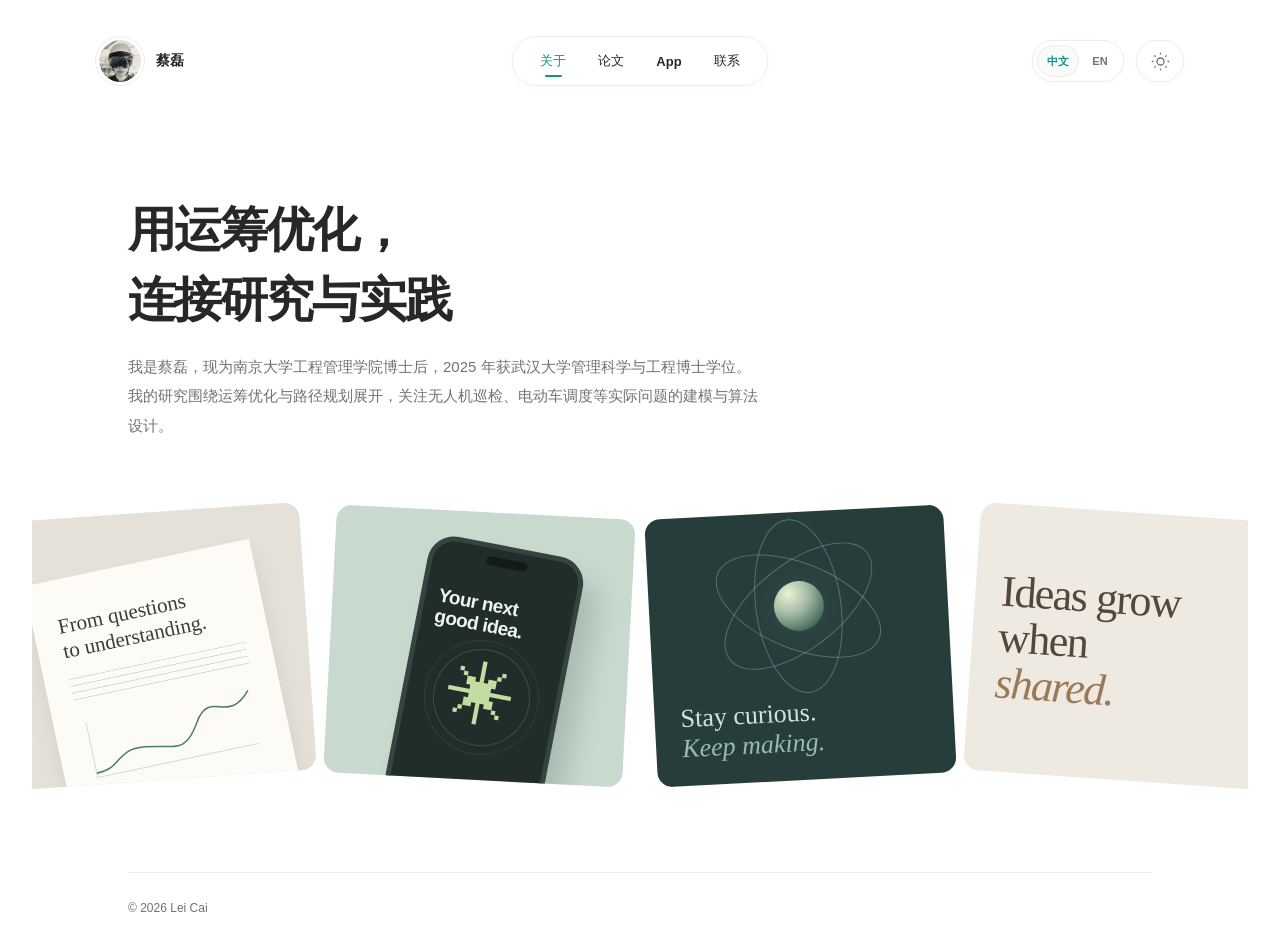
<file: index.html>
<!doctype html>
<html lang="zh-CN">
<head>
  <meta charset="UTF-8">
  <meta name="viewport" content="width=device-width, initial-scale=1">
  <meta name="description" content="蔡磊（Lei Cai），南京大学工程管理学院博士后。研究方向包括运筹优化、路径规划、无人机巡检与电动车调度。">
  <meta name="color-scheme" content="light dark">
  <title>关于 · 蔡磊</title>
  <link rel="canonical" href="https://cl-coraje.github.io/">
  <meta property="og:title" content="关于 · 蔡磊">
  <meta property="og:description" content="蔡磊（Lei Cai），南京大学工程管理学院博士后。研究方向包括运筹优化、路径规划、无人机巡检与电动车调度。">
  <meta property="og:url" content="https://cl-coraje.github.io/">
  <meta property="og:type" content="website">
  <link rel="icon" href="data:image/svg+xml,%3Csvg xmlns='http://www.w3.org/2000/svg' viewBox='0 0 64 64'%3E%3Crect width='64' height='64' rx='18' fill='%2318181b'/%3E%3Cpath d='M20 44V20h12c16 0 16 24 0 24z' fill='none' stroke='%235eead4' stroke-width='4'/%3E%3C/svg%3E">
  <script>try { document.documentElement.dataset.theme = localStorage.getItem('portfolio-theme') || (matchMedia('(prefers-color-scheme: dark)').matches ? 'dark' : 'light'); } catch { document.documentElement.dataset.theme = 'light'; }</script>
  <link rel="stylesheet" href="./styles.9bb54d6e58.css">
  <script src="./content.621494202b.js" defer></script>
  <script src="./site.a630b2f591.js" defer></script>
</head>
<body data-page="about">
  <a class="skip-link" href="#main">跳至主要内容</a>
  <div class="site-shell">
    <header class="header">
      <a class="profile-home" href="./" aria-label="蔡磊 · 返回首页"><span class="avatar"><img src="./avatar.jpg" alt="蔡磊的头像" width="512" height="512" fetchpriority="high"></span><span class="profile-name" id="profile-name">蔡磊</span></a>
      <nav aria-label="主导航">
        <a href="./" data-nav="about" aria-current="page">关于</a><a href="./publications.html" data-nav="publications">论文</a><a href="./apps.html" data-nav="apps">App</a><a href="./contact.html" data-nav="contact">联系</a>
      </nav>
      <div class="header-actions">
        <div class="language-switch" role="group" aria-label="Language / 语言">
          <button type="button" data-language="zh" lang="zh-CN" aria-pressed="true">中文</button>
          <button type="button" data-language="en" lang="en" aria-pressed="false">EN</button>
        </div>
      <button class="theme-toggle" type="button" aria-label="切换为深色主题" title="切换主题">
        <svg class="sun" viewBox="0 0 24 24" fill="none" stroke="currentColor" stroke-width="1.5" aria-hidden="true"><circle cx="12" cy="12" r="4"/><path d="M12 2v2m0 16v2M2 12h2m16 0h2M5 5l1.5 1.5m11 11L19 19M5 19l1.5-1.5m11-11L19 5"/></svg>
        <svg class="moon" viewBox="0 0 24 24" fill="none" stroke="currentColor" stroke-width="1.5" aria-hidden="true"><path d="M20 14.5A8.5 8.5 0 0 1 9.5 4 8.5 8.5 0 1 0 20 14.5Z"/></svg>
      </button>
      </div>
    </header>
    <main id="main">
      <section class="intro content-width" id="about" aria-labelledby="intro-heading">
        <h1 id="intro-heading">用运筹优化，<br>连接研究与实践</h1>
        <p class="intro-text" id="profile-bio">我是蔡磊，现为南京大学工程管理学院博士后，2025 年获武汉大学管理科学与工程博士学位。我的研究围绕运筹优化与路径规划展开，关注无人机巡检、电动车调度等实际问题的建模与算法设计。</p>
      </section>
      <section class="visual-strip" aria-label="研究与创作主题插画">
        <div class="visual-card paper-art"><div class="paper-sheet"><div class="paper-title">From questions<br>to understanding.</div><div class="paper-lines"></div><svg viewBox="0 0 240 100" aria-hidden="true"><path d="M10 85H230M10 85V10"/><path class="curve" d="M10 79C45 80 40 53 80 58S130 80 155 40 195 53 230 13"/></svg></div></div>
        <div class="visual-card app-art"><div class="phone"><div class="phone-notch"></div><div class="phone-content"><strong>Your next<br>good idea.</strong><div class="phone-orbit"><span>✳</span></div></div></div></div>
        <div class="visual-card idea-art"><div class="orbital"><i></i><i></i><i></i><span></span></div><div class="idea-caption">Stay curious.<br><span>Keep making.</span></div></div>
        <div class="visual-card notes-art"><div class="notes-type">Ideas grow<br>when<br><em>shared.</em></div></div>
      </section>
    </main>
    <footer class="footer content-width"><span id="copyright">© 2026 Lei Cai</span></footer>
  </div>
</body>
</html>
</file>
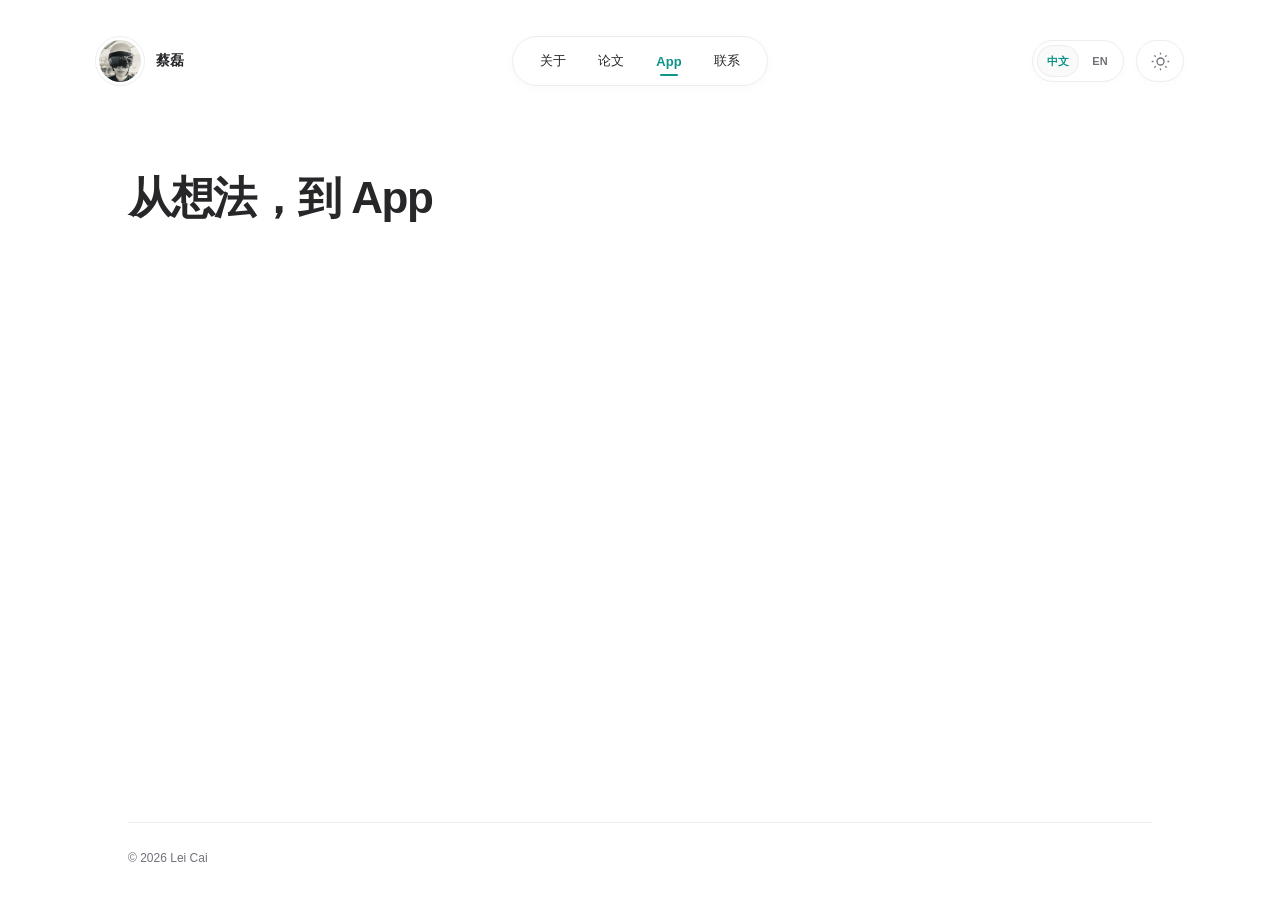
<file: apps.html>
<!doctype html>
<html lang="zh-CN">
<head>
  <meta charset="UTF-8">
  <meta name="viewport" content="width=device-width, initial-scale=1">
  <meta name="description" content="蔡磊（Lei Cai）的 App 作品与项目。">
  <meta name="color-scheme" content="light dark">
  <title>App 作品 · 蔡磊</title>
  <link rel="canonical" href="https://cl-coraje.github.io/apps.html">
  <meta property="og:title" content="App 作品 · 蔡磊">
  <meta property="og:description" content="蔡磊（Lei Cai）的 App 作品与项目。">
  <meta property="og:url" content="https://cl-coraje.github.io/apps.html">
  <meta property="og:type" content="website">
  <link rel="icon" href="data:image/svg+xml,%3Csvg xmlns='http://www.w3.org/2000/svg' viewBox='0 0 64 64'%3E%3Crect width='64' height='64' rx='18' fill='%2318181b'/%3E%3Cpath d='M20 44V20h12c16 0 16 24 0 24z' fill='none' stroke='%235eead4' stroke-width='4'/%3E%3C/svg%3E">
  <script>try { document.documentElement.dataset.theme = localStorage.getItem('portfolio-theme') || (matchMedia('(prefers-color-scheme: dark)').matches ? 'dark' : 'light'); } catch { document.documentElement.dataset.theme = 'light'; }</script>
  <link rel="stylesheet" href="./styles.9bb54d6e58.css">
  <script src="./content.621494202b.js" defer></script>
  <script src="./site.a630b2f591.js" defer></script>
</head>
<body data-page="apps">
  <a class="skip-link" href="#main">跳至主要内容</a>
  <div class="site-shell">
    <header class="header">
      <a class="profile-home" href="./" aria-label="蔡磊 · 返回首页"><span class="avatar"><img src="./avatar.jpg" alt="蔡磊的头像" width="512" height="512" fetchpriority="high"></span><span class="profile-name" id="profile-name">蔡磊</span></a>
      <nav aria-label="主导航">
        <a href="./" data-nav="about">关于</a><a href="./publications.html" data-nav="publications">论文</a><a href="./apps.html" data-nav="apps" aria-current="page">App</a><a href="./contact.html" data-nav="contact">联系</a>
      </nav>
      <div class="header-actions">
        <div class="language-switch" role="group" aria-label="Language / 语言">
          <button type="button" data-language="zh" lang="zh-CN" aria-pressed="true">中文</button>
          <button type="button" data-language="en" lang="en" aria-pressed="false">EN</button>
        </div>
      <button class="theme-toggle" type="button" aria-label="切换为深色主题" title="切换主题">
        <svg class="sun" viewBox="0 0 24 24" fill="none" stroke="currentColor" stroke-width="1.5" aria-hidden="true"><circle cx="12" cy="12" r="4"/><path d="M12 2v2m0 16v2M2 12h2m16 0h2M5 5l1.5 1.5m11 11L19 19M5 19l1.5-1.5m11-11L19 5"/></svg>
        <svg class="moon" viewBox="0 0 24 24" fill="none" stroke="currentColor" stroke-width="1.5" aria-hidden="true"><path d="M20 14.5A8.5 8.5 0 0 1 9.5 4 8.5 8.5 0 1 0 20 14.5Z"/></svg>
      </button>
      </div>
    </header>
    <main id="main">
      <section class="apps-section content-width page-section" id="apps" aria-labelledby="apps-heading"><div class="section-heading"><div><h1 id="apps-heading">从想法，到 App</h1></div></div><div class="apps-grid" id="app-list"></div></section>
    </main>
    <footer class="footer content-width"><span id="copyright">© 2026 Lei Cai</span></footer>
  </div>
</body>
</html>
</file>
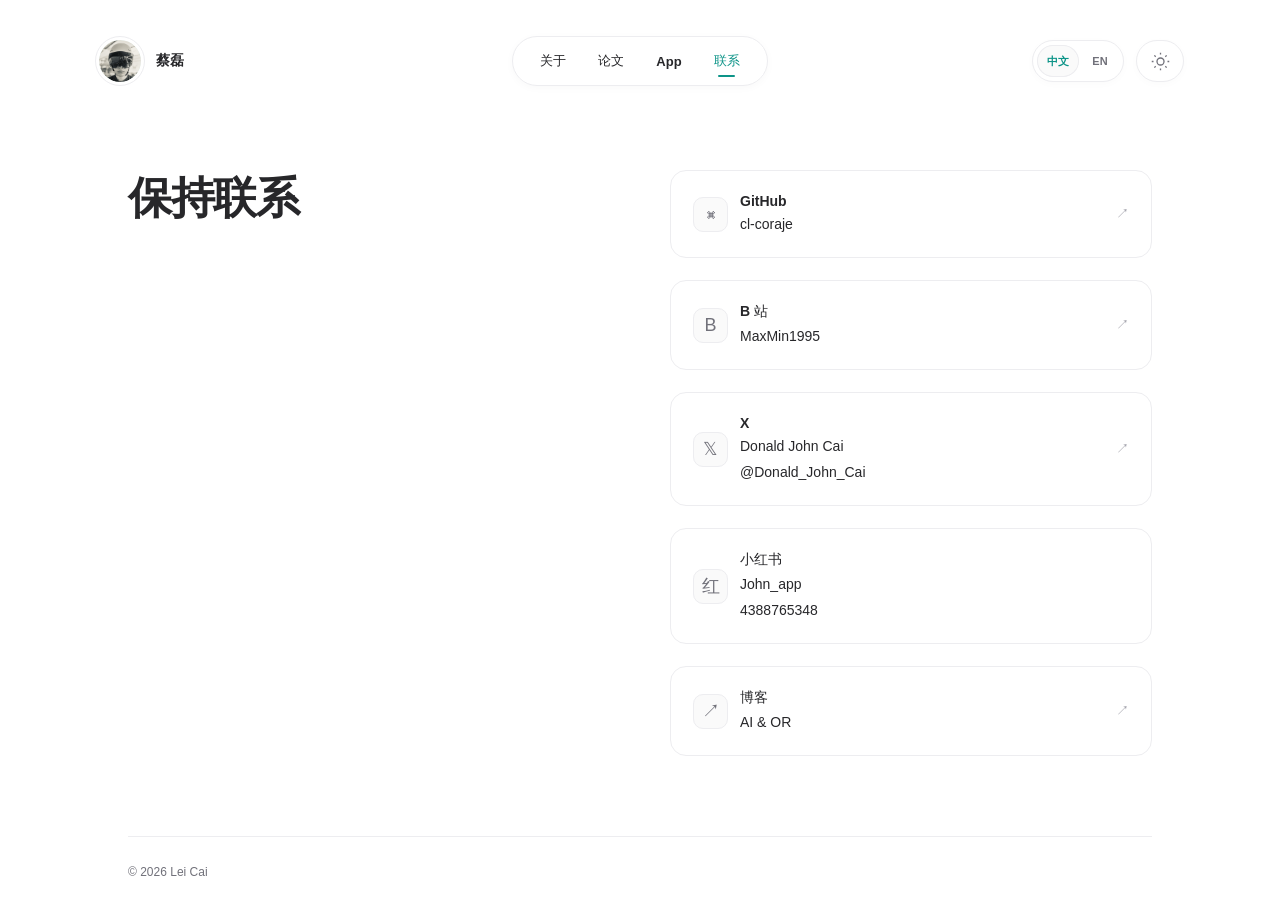
<file: contact.html>
<!doctype html>
<html lang="zh-CN">
<head>
  <meta charset="UTF-8">
  <meta name="viewport" content="width=device-width, initial-scale=1">
  <meta name="description" content="蔡磊的 GitHub、B 站、X、小红书账号与博客。">
  <meta name="color-scheme" content="light dark">
  <title>联系 · 蔡磊</title>
  <link rel="canonical" href="https://cl-coraje.github.io/contact.html">
  <meta property="og:title" content="联系 · 蔡磊">
  <meta property="og:description" content="蔡磊的 GitHub、B 站、X、小红书账号与博客。">
  <meta property="og:url" content="https://cl-coraje.github.io/contact.html">
  <meta property="og:type" content="website">
  <link rel="icon" href="data:image/svg+xml,%3Csvg xmlns='http://www.w3.org/2000/svg' viewBox='0 0 64 64'%3E%3Crect width='64' height='64' rx='18' fill='%2318181b'/%3E%3Cpath d='M20 44V20h12c16 0 16 24 0 24z' fill='none' stroke='%235eead4' stroke-width='4'/%3E%3C/svg%3E">
  <script>try { document.documentElement.dataset.theme = localStorage.getItem('portfolio-theme') || (matchMedia('(prefers-color-scheme: dark)').matches ? 'dark' : 'light'); } catch { document.documentElement.dataset.theme = 'light'; }</script>
  <link rel="stylesheet" href="./styles.9bb54d6e58.css">
  <script src="./content.621494202b.js" defer></script>
  <script src="./site.a630b2f591.js" defer></script>
</head>
<body data-page="contact">
  <a class="skip-link" href="#main">跳至主要内容</a>
  <div class="site-shell">
    <header class="header">
      <a class="profile-home" href="./" aria-label="蔡磊 · 返回首页"><span class="avatar"><img src="./avatar.jpg" alt="蔡磊的头像" width="512" height="512" fetchpriority="high"></span><span class="profile-name" id="profile-name">蔡磊</span></a>
      <nav aria-label="主导航">
        <a href="./" data-nav="about">关于</a><a href="./publications.html" data-nav="publications">论文</a><a href="./apps.html" data-nav="apps">App</a><a href="./contact.html" data-nav="contact" aria-current="page">联系</a>
      </nav>
      <div class="header-actions">
        <div class="language-switch" role="group" aria-label="Language / 语言">
          <button type="button" data-language="zh" lang="zh-CN" aria-pressed="true">中文</button>
          <button type="button" data-language="en" lang="en" aria-pressed="false">EN</button>
        </div>
      <button class="theme-toggle" type="button" aria-label="切换为深色主题" title="切换主题">
        <svg class="sun" viewBox="0 0 24 24" fill="none" stroke="currentColor" stroke-width="1.5" aria-hidden="true"><circle cx="12" cy="12" r="4"/><path d="M12 2v2m0 16v2M2 12h2m16 0h2M5 5l1.5 1.5m11 11L19 19M5 19l1.5-1.5m11-11L19 5"/></svg>
        <svg class="moon" viewBox="0 0 24 24" fill="none" stroke="currentColor" stroke-width="1.5" aria-hidden="true"><path d="M20 14.5A8.5 8.5 0 0 1 9.5 4 8.5 8.5 0 1 0 20 14.5Z"/></svg>
      </button>
      </div>
    </header>
    <main id="main">
      <section class="connect-section content-width page-section" id="connect" aria-labelledby="connect-heading"><div><h1 id="connect-heading">保持联系</h1></div><div class="social-list" id="social-list"></div></section>
    </main>
    <footer class="footer content-width"><span id="copyright">© 2026 Lei Cai</span></footer>
  </div>
</body>
</html>
</file>
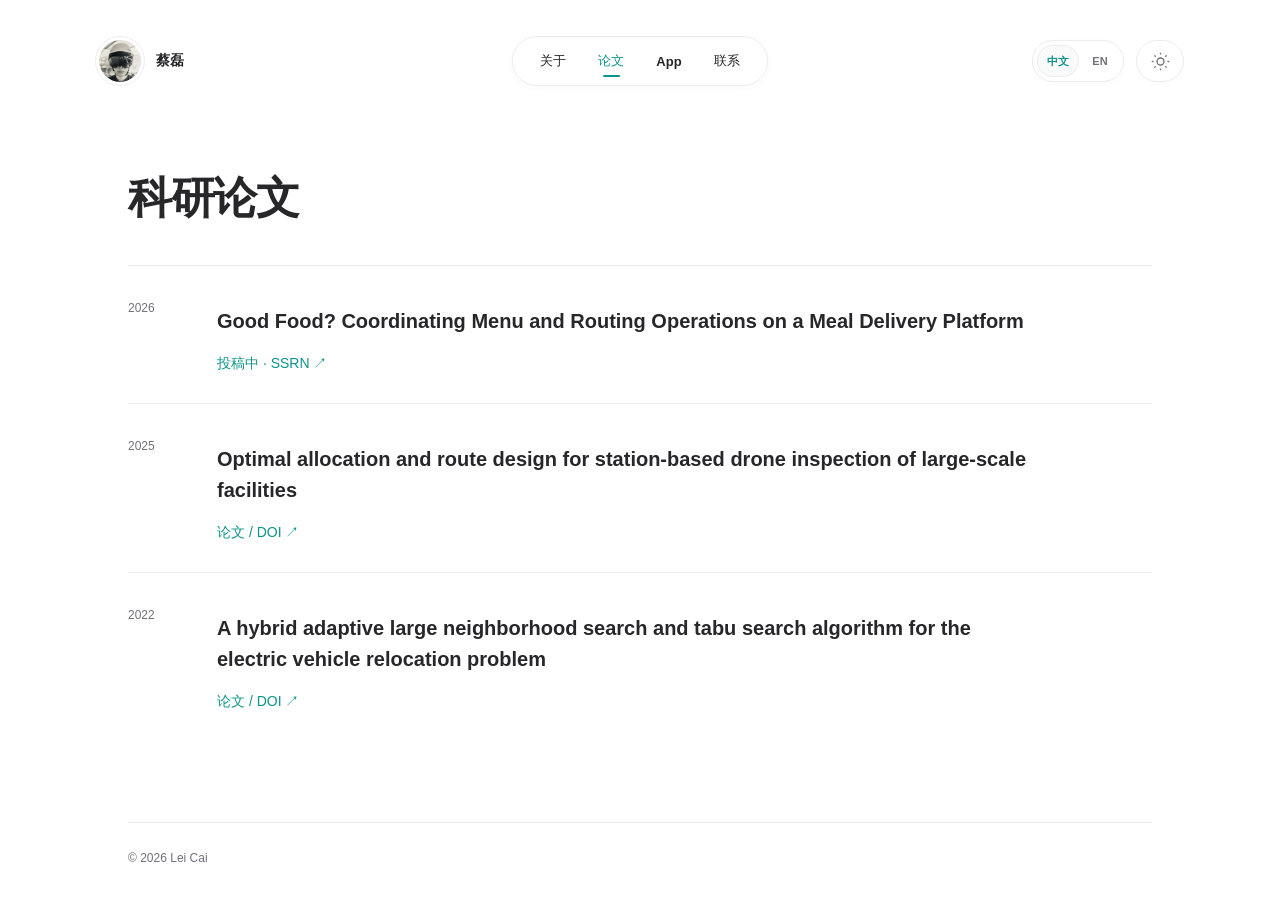
<file: publications.html>
<!doctype html>
<html lang="zh-CN">
<head>
  <meta charset="UTF-8">
  <meta name="viewport" content="width=device-width, initial-scale=1">
  <meta name="description" content="蔡磊（Lei Cai）的科研论文：无人机巡检资源配置与路径设计、电动车重新调配优化算法。">
  <meta name="color-scheme" content="light dark">
  <title>科研论文 · 蔡磊</title>
  <link rel="canonical" href="https://cl-coraje.github.io/publications.html">
  <meta property="og:title" content="科研论文 · 蔡磊">
  <meta property="og:description" content="蔡磊（Lei Cai）的科研论文：无人机巡检资源配置与路径设计、电动车重新调配优化算法。">
  <meta property="og:url" content="https://cl-coraje.github.io/publications.html">
  <meta property="og:type" content="website">
  <link rel="icon" href="data:image/svg+xml,%3Csvg xmlns='http://www.w3.org/2000/svg' viewBox='0 0 64 64'%3E%3Crect width='64' height='64' rx='18' fill='%2318181b'/%3E%3Cpath d='M20 44V20h12c16 0 16 24 0 24z' fill='none' stroke='%235eead4' stroke-width='4'/%3E%3C/svg%3E">
  <script>try { document.documentElement.dataset.theme = localStorage.getItem('portfolio-theme') || (matchMedia('(prefers-color-scheme: dark)').matches ? 'dark' : 'light'); } catch { document.documentElement.dataset.theme = 'light'; }</script>
  <link rel="stylesheet" href="./styles.9bb54d6e58.css">
  <script src="./content.621494202b.js" defer></script>
  <script src="./site.a630b2f591.js" defer></script>
</head>
<body data-page="publications">
  <a class="skip-link" href="#main">跳至主要内容</a>
  <div class="site-shell">
    <header class="header">
      <a class="profile-home" href="./" aria-label="蔡磊 · 返回首页"><span class="avatar"><img src="./avatar.jpg" alt="蔡磊的头像" width="512" height="512" fetchpriority="high"></span><span class="profile-name" id="profile-name">蔡磊</span></a>
      <nav aria-label="主导航">
        <a href="./" data-nav="about">关于</a><a href="./publications.html" data-nav="publications" aria-current="page">论文</a><a href="./apps.html" data-nav="apps">App</a><a href="./contact.html" data-nav="contact">联系</a>
      </nav>
      <div class="header-actions">
        <div class="language-switch" role="group" aria-label="Language / 语言">
          <button type="button" data-language="zh" lang="zh-CN" aria-pressed="true">中文</button>
          <button type="button" data-language="en" lang="en" aria-pressed="false">EN</button>
        </div>
      <button class="theme-toggle" type="button" aria-label="切换为深色主题" title="切换主题">
        <svg class="sun" viewBox="0 0 24 24" fill="none" stroke="currentColor" stroke-width="1.5" aria-hidden="true"><circle cx="12" cy="12" r="4"/><path d="M12 2v2m0 16v2M2 12h2m16 0h2M5 5l1.5 1.5m11 11L19 19M5 19l1.5-1.5m11-11L19 5"/></svg>
        <svg class="moon" viewBox="0 0 24 24" fill="none" stroke="currentColor" stroke-width="1.5" aria-hidden="true"><path d="M20 14.5A8.5 8.5 0 0 1 9.5 4 8.5 8.5 0 1 0 20 14.5Z"/></svg>
      </button>
      </div>
    </header>
    <main id="main">
        <section class="publications-page content-width page-section" id="publications" aria-labelledby="publications-heading">
          <div class="section-heading"><div><h1 id="publications-heading">科研论文</h1></div></div>
          <div id="paper-list"></div>
        </section>
    </main>
    <footer class="footer content-width"><span id="copyright">© 2026 Lei Cai</span></footer>
  </div>
</body>
</html>
</file>
<file: styles.9bb54d6e58.css>
@charset "UTF-8";
:root{--outer:#fafafa;--surface:#fff;--text:#27272a;--muted:#71717a;--faint:#a1a1aa;--line:#ededf0;--soft:#fafafa;--accent:#0d9488;--shadow:0 2px 9px #18181b05;scroll-behavior:smooth;scroll-padding-top:32px;color-scheme:light}
:root[data-theme=dark]{--outer:#09090b;--surface:#18181b;--text:#f4f4f5;--muted:#a1a1aa;--faint:#8e8e98;--line:#2c2c31;--soft:#202024;--accent:#5eead4;--shadow:0 2px 9px #0002;color-scheme:dark}
*{box-sizing:border-box}body{margin:0;background:var(--surface);color:var(--text);font-family:Inter,-apple-system,BlinkMacSystemFont,"Segoe UI","PingFang SC","Microsoft YaHei",sans-serif;-webkit-font-smoothing:antialiased}a{color:inherit;text-decoration:none}button{font:inherit}button,a{-webkit-tap-highlight-color:transparent}a:focus-visible,button:focus-visible{outline:2px solid var(--accent);outline-offset:5px}::selection{background:#99f6e4;color:#134e4a}.site-shell{max-width:1216px;margin:auto;min-height:100vh;background:transparent;border:0;overflow:hidden}.content-width{max-width:1024px;margin-inline:auto}.header{height:122px;padding:0 64px;display:grid;grid-template-columns:1fr auto 1fr;align-items:center}.monogram{font-size:25px;font-weight:800;letter-spacing:-2px;width:40px}.monogram span{color:var(--accent)}nav{display:flex;align-items:center;border:1px solid var(--line);border-radius:40px;padding:5px 11px;box-shadow:0 2px 8px #18181b07}nav a{font-size:13px;font-weight:550;padding:10px 16px;white-space:nowrap}nav a:hover{color:var(--accent)}.theme-toggle{justify-self:end;display:grid;place-items:center;height:42px;width:48px;border-radius:28px;border:1px solid var(--line);background:var(--surface);color:var(--muted);box-shadow:var(--shadow);cursor:pointer}.theme-toggle svg{width:21px;height:21px}.moon{display:none}[data-theme=dark] .sun{display:none}[data-theme=dark] .moon{display:block}.intro{padding:45px 0 0}.identity{display:flex;align-items:center;gap:17px}.avatar{width:63px;height:63px;border-radius:50%;border:5px solid var(--surface);outline:1px solid var(--line);display:grid;place-items:center;background:#e5eee9;color:#56766b;font-family:Georgia,serif;font-size:22px;font-style:italic}.eyebrow{font-size:10px;letter-spacing:1.8px;font-weight:650;color:var(--muted)}.identity-name{margin-top:7px;font-size:14px;font-weight:650}.identity-name span{margin-left:6px;font-size:12px;color:var(--muted);font-weight:400}h1{font-size:48px;line-height:1.45;letter-spacing:-1.9px;font-weight:750;margin:28px 0 18px}.accent{color:var(--accent)}.intro-text{max-width:630px;color:var(--muted);font-size:15px;line-height:1.95;margin:0}.intro-bottom{display:flex;align-items:center;gap:35px;margin-top:24px}.text-link{font-size:13px;font-weight:650}.text-link span{padding-left:12px;color:var(--accent);font-size:18px}.preview-note{font-size:11px;color:var(--muted);display:flex;align-items:center;gap:7px}.preview-note i{height:5px;width:5px;background:#a1a1aa;border-radius:50%}.visual-strip{display:grid;grid-template-columns:repeat(4,1fr);gap:22px;width:calc(100% + 46px);margin:60px -23px 84px;padding:12px 0}.visual-card{height:268px;border-radius:15px;position:relative;overflow:hidden}.visual-card:nth-child(1){transform:rotate(-4deg)}.visual-card:nth-child(2){transform:rotate(3deg)}.visual-card:nth-child(3){transform:rotate(-3deg)}.visual-card:nth-child(4){transform:rotate(4deg)}.art-label{position:absolute;top:20px;left:22px;font-size:8px;font-weight:700;letter-spacing:1.5px;z-index:2}.paper-art{background:#e5e1d9;color:#777169}.paper-sheet{position:absolute;background:#fdfbf6;left:36px;top:48px;width:230px;height:255px;padding:25px;transform:rotate(-8deg);box-shadow:0 15px 20px #66574320}.paper-sheet small{font-size:6px;letter-spacing:2px;color:#999189}.paper-title{font-family:Georgia,serif;font-size:21px;line-height:1.2;color:#383d39;margin:10px 0 15px}.paper-lines{height:27px;background:repeating-linear-gradient(#c9c5bc 0 1px,transparent 1px 7px);opacity:.6}.paper-sheet svg{width:100%;height:80px;margin-top:9px;fill:none;stroke:#d1d1c7;stroke-width:1}.paper-sheet .curve{stroke:#4c7d69;stroke-width:2}.app-art{background:#c8d9ce;color:#516b5b}.phone{position:absolute;width:158px;height:288px;background:#202d2a;border-radius:27px;border:5px solid #35443e;top:32px;left:calc(50% - 74px);transform:rotate(8deg);box-shadow:18px 20px 24px #26473830;color:#edf6ec}.phone-notch{height:9px;width:42px;border-radius:9px;margin:8px auto;background:#111c17}.phone-content{padding:14px 13px}.phone-content>small{font-size:5px;letter-spacing:1.5px;color:#a0bbaa}.phone-content>strong{display:block;font-size:19px;line-height:1.1;font-weight:550;letter-spacing:-.6px;margin-top:7px}.phone-orbit{width:97px;height:97px;margin:12px auto;border-radius:50%;display:grid;place-items:center;border:1px solid #8ea89944;outline:1px solid #8ea89922;outline-offset:8px}.phone-orbit span{font-size:68px;font-weight:300;color:#c3dca1;line-height:1}.phone-bottom{display:flex;justify-content:space-between;align-items:center;border-top:1px solid #8ea89944;padding-top:11px;font-size:5px;letter-spacing:1px}.phone-bottom b{font-size:16px}.idea-art{background:#273d3c;color:#cee6d9}.orbital{height:180px;position:relative;display:grid;place-items:center;margin-top:4px}.orbital i{position:absolute;width:175px;height:86px;border:1px solid #a5cfc85c;border-radius:50%;transform:rotate(-35deg)}.orbital i:nth-child(2){transform:rotate(25deg)}.orbital i:nth-child(3){transform:rotate(85deg)}.orbital span{width:50px;height:50px;border-radius:50%;background:radial-gradient(circle at 30% 25%,#e9f3d7,#a2b9a3 40%,#345b50 85%);box-shadow:0 0 38px #cce3c722}.idea-caption{position:absolute;bottom:22px;left:26px;font-family:Georgia,serif;font-size:26px;line-height:1.15}.idea-caption span{color:#9abbb2;font-style:italic}.notes-art{background:#eee9e1;color:#665c4e}.notes-type{font-family:Georgia,serif;font-size:44px;letter-spacing:-1.5px;line-height:1.04;position:absolute;left:26px;top:65px;color:#554839}.notes-type em{font-weight:400;color:#9a7958}.notes-bottom{position:absolute;bottom:18px;left:26px;right:26px;font-size:6px;letter-spacing:1.5px;display:flex;justify-content:space-between;align-items:center}.notes-bottom span{font-size:23px}.main-grid{display:grid;grid-template-columns:minmax(0,1fr) 305px;gap:72px}.section-heading{display:flex;align-items:end;justify-content:space-between;gap:16px;margin-bottom:32px}.section-heading h2,.connect-section h2{font-size:26px;font-weight:650;letter-spacing:-.8px;margin:8px 0 0}h2 span{color:var(--accent)}.section-note{font-size:10px;color:var(--muted);white-space:nowrap;padding-bottom:3px}.paper{display:grid;grid-template-columns:44px minmax(0,1fr);gap:16px;border-top:1px solid var(--line);padding:25px 0}.paper-year{font-size:11px;color:var(--muted);border-left:2px solid var(--line);padding-left:9px;height:14px;margin-top:3px}.paper-venue{font-size:10px;color:var(--accent);font-weight:550;letter-spacing:.4px}.paper h3{font-size:16px;line-height:1.6;margin:8px 0 5px;font-weight:650}.paper-authors{font-size:11px;color:var(--muted);margin:0}.paper-description{font-size:12px;line-height:1.9;color:var(--muted);margin:12px 0}.paper-links{display:flex;flex-wrap:wrap;gap:19px;font-size:10px}.paper-links a{color:var(--accent)}.paper-links span span{margin-left:4px}.pending-link{color:var(--muted)}.sidebar{padding-top:2px;display:flex;flex-direction:column;gap:22px}.side-panel{border:1px solid var(--line);border-radius:15px;padding:25px}.panel-title{display:flex;gap:10px;align-items:center}.panel-title h2{font-size:13px;font-weight:600;margin:0}.small-icon{font-size:23px;line-height:1;color:var(--faint)}.side-panel p{font-size:12px;line-height:1.95;color:var(--muted);margin:15px 0 20px}.interests{display:flex;gap:6px;flex-wrap:wrap}.interests span{font-size:9px;border-radius:6px;background:var(--soft);border:1px solid var(--line);padding:6px 8px;color:var(--muted)}.subtle{font-size:10px;color:var(--faint)}.apps-section{padding-top:70px}.apps-grid{display:grid;grid-template-columns:repeat(3,minmax(0,1fr));gap:21px}.app-card{border:1px solid var(--line);border-radius:16px;padding:25px;transition:border-color .2s,transform .2s}.app-card:hover{border-color:var(--faint);transform:translateY(-3px)}.app-top{display:flex;align-items:center;justify-content:space-between}.app-top .eyebrow{font-size:8px;letter-spacing:1.3px}.app-icon{width:46px;height:46px;display:grid;place-items:center;border-radius:13px;font-size:30px;box-shadow:inset 0 0 0 1px #00000008}.mint{background:#dcece3;color:#477861}.lavender{background:#eae6f3;color:#766594}.peach{background:#f3e5d9;color:#a07450}.app-card h3{font-size:15px;font-weight:600;margin:20px 0 11px}.app-card p{font-size:12px;line-height:1.9;color:var(--muted);margin:0 0 23px}.app-bottom{display:flex;justify-content:space-between;gap:8px;border-top:1px solid var(--line);padding-top:16px;font-size:9px;color:var(--muted)}.app-bottom a{color:var(--accent)}.connect-section{display:grid;grid-template-columns:1fr 1fr;gap:72px;margin-top:88px;padding-top:45px;border-top:1px solid var(--line)}.connect-section p{font-size:12px;color:var(--muted);line-height:1.9;margin-top:17px}.social-list{display:grid;grid-template-columns:1fr 1fr;gap:22px 28px}.social{display:flex;align-items:center;gap:12px}.social-icon{height:35px;width:35px;flex-shrink:0;background:var(--soft);border:1px solid var(--line);border-radius:10px;display:grid;place-items:center;font-size:18px;color:var(--muted)}.social strong{display:block;font-size:11px;font-weight:550}.social small{display:block;font-size:9px;color:var(--muted);margin-top:5px}.social-arrow{margin-left:auto;color:var(--faint);font-size:13px}a.social:hover strong{color:var(--accent)}.footer{margin-top:80px;padding:28px 0 35px;border-top:1px solid var(--line);display:flex;align-items:center;gap:25px;color:var(--muted);font-size:10px}.footer a{margin-left:auto}.skip-link{position:fixed;left:20px;top:-80px;background:var(--surface);border:1px solid var(--accent);border-radius:8px;padding:12px;z-index:10}.skip-link:focus{top:15px}
@media(min-width:1440px){.header{height:130px}.intro{padding-top:54px}h1{font-size:51px}}
@media(max-width:1120px){.content-width{margin-inline:56px}.header{padding-inline:56px}.main-grid{gap:40px;grid-template-columns:minmax(0,1fr) 280px}.visual-card{height:250px}.connect-section{gap:35px}.social-list{gap:22px 16px}}
@media(max-width:820px){.content-width{margin-inline:32px}.header{padding-inline:32px;height:100px}.intro{padding-top:30px}h1{font-size:41px}.main-grid{grid-template-columns:1fr;gap:30px}.sidebar{display:grid;grid-template-columns:1fr 1fr}.visual-strip{width:1100px;margin-left:calc(50% - 550px);gap:18px;margin-top:43px;margin-bottom:60px}.visual-card{height:242px}.apps-grid{gap:12px}.app-card{padding:18px}.app-bottom{flex-wrap:wrap}.connect-section{grid-template-columns:1fr;gap:28px}.social-list{max-width:520px}.apps-section{padding-top:54px}}
@media(max-width:540px){.content-width{margin-inline:24px}.header{padding-inline:24px;height:89px;grid-template-columns:25px 1fr 36px;gap:9px}.monogram{font-size:21px;width:25px}nav{padding:3px 4px;justify-self:center}nav a{padding:10px 11px;font-size:11px}.theme-toggle{width:35px;height:35px}.theme-toggle svg{width:18px;height:18px}.intro{padding-top:28px}.identity{gap:13px}.avatar{height:54px;width:54px;font-size:19px}.identity-name{font-size:13px}.identity-name span{font-size:11px}.eyebrow{font-size:8px;letter-spacing:1.4px}h1{font-size:31px;letter-spacing:-1px;line-height:1.52;margin:25px 0 17px}.intro-text{font-size:13px;line-height:1.95}.intro-bottom{gap:18px;flex-wrap:wrap;margin-top:22px}.text-link{font-size:12px}.preview-note{font-size:9px}.visual-strip{width:880px;margin-left:calc(50% - 440px);gap:16px;margin-top:35px;margin-bottom:47px}.visual-card{height:218px}.paper-sheet{left:16px;top:45px}.art-label{font-size:6px;top:14px;left:16px}.phone{top:28px;transform:rotate(8deg) scale(.85);transform-origin:top center}.orbital{transform:scale(.8);height:155px}.idea-caption{font-size:24px;bottom:20px;left:20px}.notes-type{left:22px;top:45px;font-size:39px}.section-heading{margin-bottom:22px}.section-heading h2,.connect-section h2{font-size:23px}.section-note{font-size:9px}.paper{gap:12px;grid-template-columns:34px minmax(0,1fr);padding:23px 0}.paper h3{font-size:15px}.paper-description{font-size:12px}.paper-year{font-size:9px}.paper-links{font-size:10px;gap:18px}.sidebar{grid-template-columns:1fr}.side-panel{padding:23px}.apps-grid{grid-template-columns:1fr;gap:15px}.app-card{padding:23px}.app-card p{margin-bottom:20px}.app-bottom{font-size:10px}.app-top .eyebrow{font-size:9px}.apps-section{padding-top:45px}.connect-section{margin-top:50px;padding-top:35px}.social-list{gap:25px 18px}.social{gap:9px}.social strong{font-size:10px}.social small{font-size:8px}.social-icon{height:31px;width:31px}.footer{margin-top:48px;padding-top:24px;gap:14px;flex-wrap:wrap;font-size:9px}.footer span:nth-child(2){display:none}}
@media(prefers-reduced-motion:reduce){:root{scroll-behavior:auto}*{transition:none!important}}

/* Academic profile content */
.affiliation{display:flex;align-items:center;gap:8px;color:var(--muted);font-size:11px;line-height:1.8}
.affiliation i{width:5px;height:5px;border-radius:50%;background:var(--accent);flex-shrink:0}
.section-count{font-size:10px;color:var(--muted);white-space:nowrap;padding-bottom:3px}
.paper-authors strong{color:var(--text);font-weight:650}
.paper-role{display:inline-block;font-size:9px;padding:3px 7px;border:1px solid var(--line);border-radius:5px;color:var(--accent);margin-top:9px}
.paper-contribution{font-size:11px;line-height:1.85;color:var(--muted);padding-left:11px;border-left:2px solid var(--line);margin:12px 0 16px}
.paper-contribution strong{font-weight:550;color:var(--text)}
.paper h3{overflow-wrap:anywhere;line-height:1.55}
.paper-authors{line-height:1.8}
.paper-links a{font-size:11px}

.app-empty{grid-column:1/-1;border:1px dashed var(--line);border-radius:15px;padding:27px 30px;display:flex;align-items:center;gap:20px}
.app-empty .app-icon{flex-shrink:0}
.app-empty h3{font-size:14px;font-weight:550;margin:0 0 7px}
.app-empty p{font-size:12px;line-height:1.85;color:var(--muted);margin:0}

@media(max-width:540px){.header{gap:7px}nav a{padding-inline:10px}.intro-bottom{gap:15px}.affiliation{font-size:10px}.section-count{font-size:9px}.app-empty{padding:22px;align-items:flex-start;gap:14px}.app-empty .app-icon{height:38px;width:38px;font-size:25px}.app-empty p{font-size:11px}}
@media(max-width:360px){.header{padding-inline:18px;gap:5px}nav a{padding-inline:8px;font-size:10px}.affiliation{font-size:9px}}

/* Profile photo */
.avatar{flex-shrink:0;overflow:hidden}.avatar img{display:block;width:100%;height:100%;object-fit:cover;border-radius:50%}

/* Language controls stay in the upper-right corner. */
.header-actions{justify-self:end;display:flex;align-items:center;gap:12px}
.language-switch{display:flex;align-items:center;gap:2px;padding:4px;border:1px solid var(--line);border-radius:28px;background:var(--surface);box-shadow:var(--shadow)}
.language-switch button{border:0;border-radius:22px;background:transparent;color:var(--muted);min-width:38px;height:32px;padding:0 10px;font-size:11px;font-weight:600;cursor:pointer}
.language-switch button[aria-pressed=true]{background:var(--soft);color:var(--accent);box-shadow:inset 0 0 0 1px var(--line)}
.language-switch button:hover{color:var(--accent)}
html[lang=en] h1{line-height:1.25;letter-spacing:-1.7px}
html[lang=en] .intro-bottom{flex-wrap:wrap;gap:16px 28px}
@media(max-width:700px){.header{height:auto;min-height:132px;grid-template-columns:1fr auto;gap:18px;padding-top:22px;padding-bottom:15px}.header-actions{grid-column:2;grid-row:1;gap:9px}.header nav{grid-column:1/-1;grid-row:2;justify-self:center}.header .theme-toggle{width:35px;height:35px}.language-switch{padding:3px}.language-switch button{height:28px;min-width:34px;padding-inline:8px}.intro{padding-top:25px}html[lang=en] h1{font-size:clamp(29px,6.5vw,41px)}html[lang=en] .section-heading{align-items:start;flex-wrap:wrap;gap:10px}.header nav a{padding-inline:16px}}

/* Separate pages share navigation, language, and theme controls. */
.site-shell{display:flex;flex-direction:column}
#main{flex:1}
nav a[aria-current=page]{color:var(--accent);position:relative}
nav a[aria-current=page]::after{content:'';position:absolute;left:35%;right:35%;bottom:3px;height:2px;border-radius:2px;background:var(--accent)}
.about-research{display:grid;grid-template-columns:1fr 1fr;gap:24px}
.page-section{padding-top:48px;min-height:450px}
.page-section .section-heading{margin-bottom:40px}
.page-section h1{font-size:44px;line-height:1.25;margin:15px 0 0;letter-spacing:-1.5px}
.page-section h1 span{color:var(--accent)}
.publications-page .paper{padding-block:30px;grid-template-columns:65px minmax(0,1fr);gap:24px}
.publications-page .paper h3{font-size:20px;max-width:820px}
.publications-page .paper-description{font-size:14px}
.publications-page .paper-contribution{font-size:12px;max-width:800px}
.publications-page .paper-venue{font-size:12px}
.connect-section.page-section{margin-top:0;border-top:0;align-content:start;align-items:start;gap:60px}
.connect-section.page-section .social-list{padding-top:30px;grid-template-columns:1fr}
.connect-section.page-section .social{border:1px solid var(--line);border-radius:16px;padding:22px}
.connect-section.page-section .social strong{font-size:14px}
.connect-section.page-section .social small{font-size:12px}
@media(max-width:700px){.page-section{padding-top:30px;min-height:400px}.page-section h1{font-size:34px}.page-section .section-heading{gap:16px;align-items:start;flex-wrap:wrap;margin-bottom:30px}.publications-page .paper{grid-template-columns:38px minmax(0,1fr);gap:15px}.publications-page .paper h3{font-size:17px}.publications-page .paper-description{font-size:13px}.about-research{grid-template-columns:1fr}.connect-section.page-section{gap:18px}.connect-section.page-section .social-list{padding-top:8px}}
.footer{width:min(1024px,calc(100% - 128px));margin-inline:auto}
@media(max-width:1120px){.footer{width:calc(100% - 112px)}}
@media(max-width:820px){.footer{width:calc(100% - 64px)}}
@media(max-width:540px){.footer{width:calc(100% - 48px)}}
@media(max-width:360px){.header nav a{padding-inline:11px}}

/* Shared avatar-and-name home link, without a subtitle. */
.profile-home{display:inline-flex;align-items:center;justify-self:start;gap:12px;min-width:0;border-radius:32px}
.profile-home .avatar{width:48px;height:48px;border-width:3px}
.profile-home .profile-name{font-size:14px;font-weight:650;line-height:1.4;white-space:nowrap}
.profile-home:hover .profile-name{color:var(--accent)}
@media(max-width:700px){.profile-home{gap:10px}.profile-home .avatar{width:42px;height:42px}.profile-home .profile-name{font-size:13px}}

/* Keep essential publication metadata readable; omit secondary captions. */
.publications-page .paper h3{margin:10px 0 18px}
.publications-page .paper-year{font-size:12px;line-height:1.5;height:auto}
.publications-page .paper-venue{font-size:13px;line-height:1.6}
.publications-page .paper-links a{font-size:14px}
.page-section h1{margin-top:0}
.connect-section.page-section .social-list{padding-top:0}
.footer{font-size:12px}
body[data-page=about] .visual-strip{margin-bottom:0}

.publications-page .paper-year{align-self:start;border:0;padding-left:0}

/* Account identifiers are primary content, with no explanatory captions. */
.social-content{min-width:0;display:grid;gap:5px}
.social-account{font-size:14px;line-height:1.5;overflow-wrap:anywhere}
.social-arrow{flex-shrink:0}
</file>
